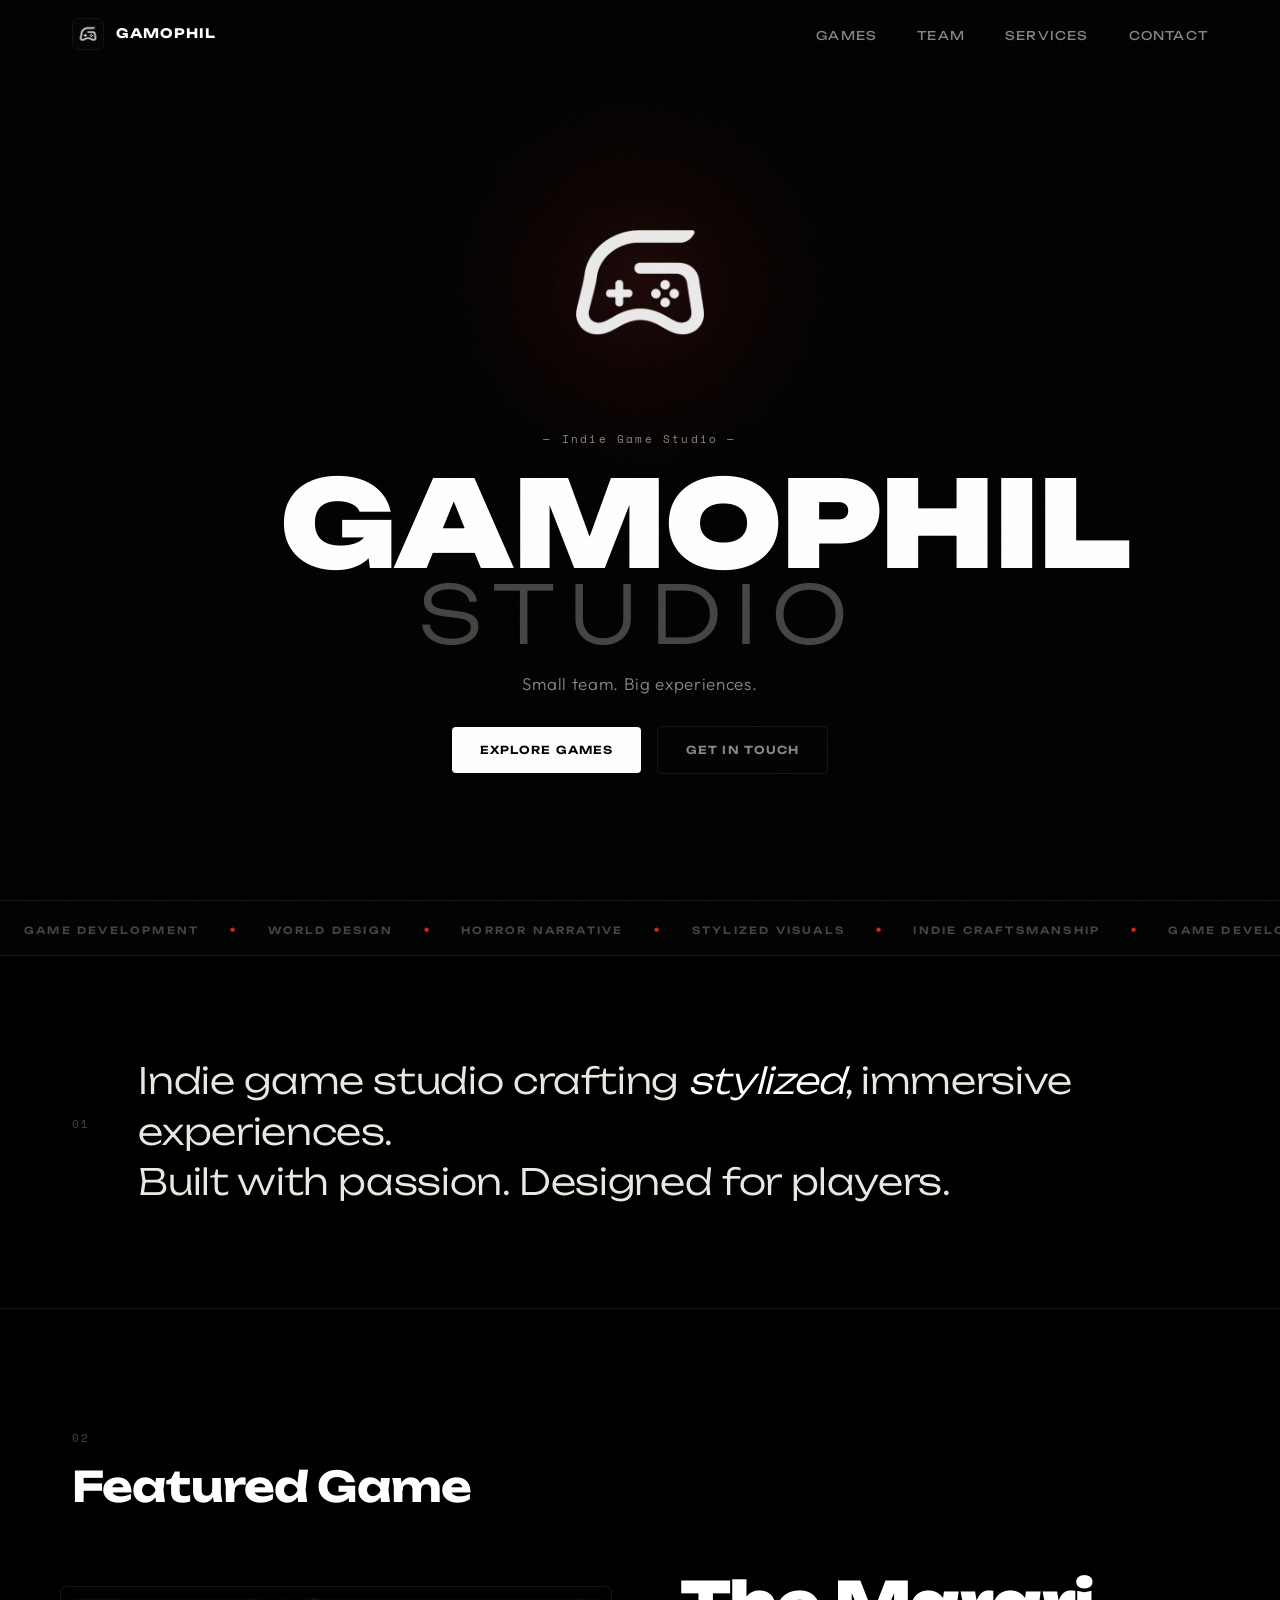
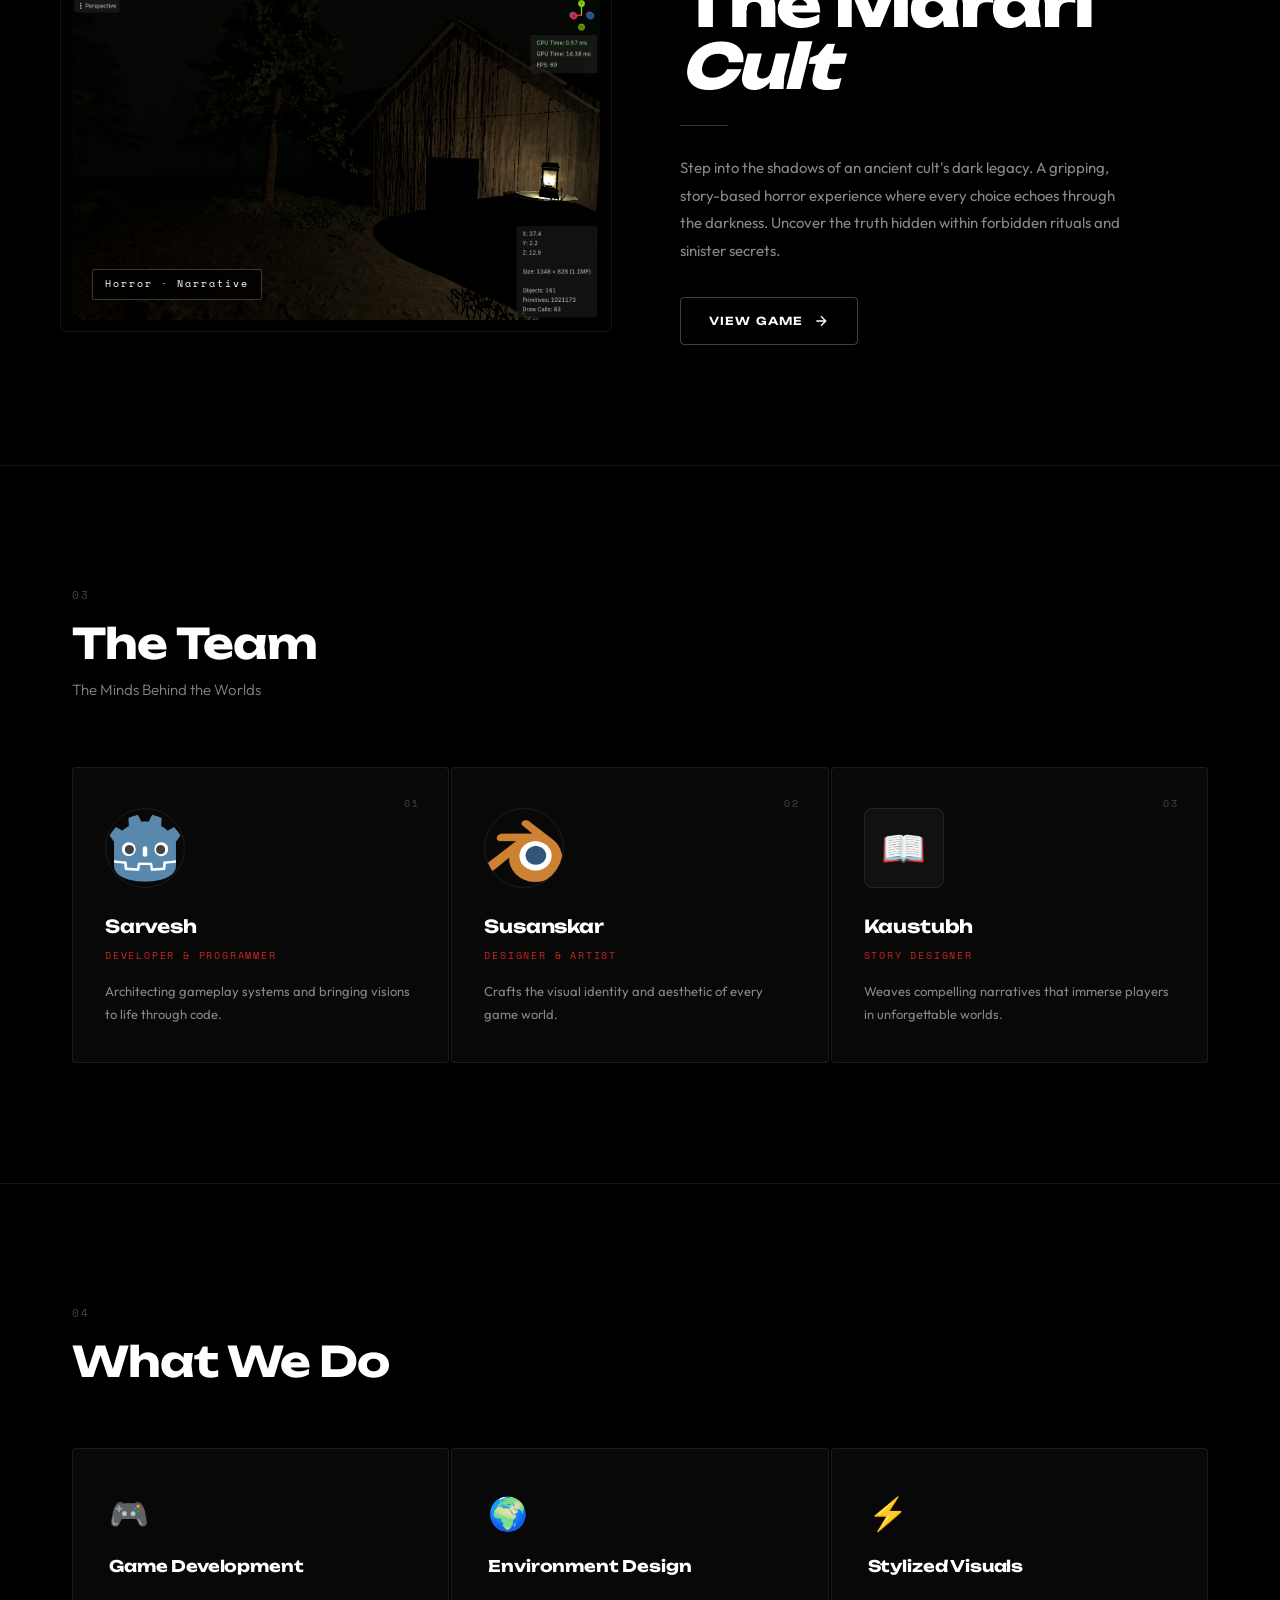
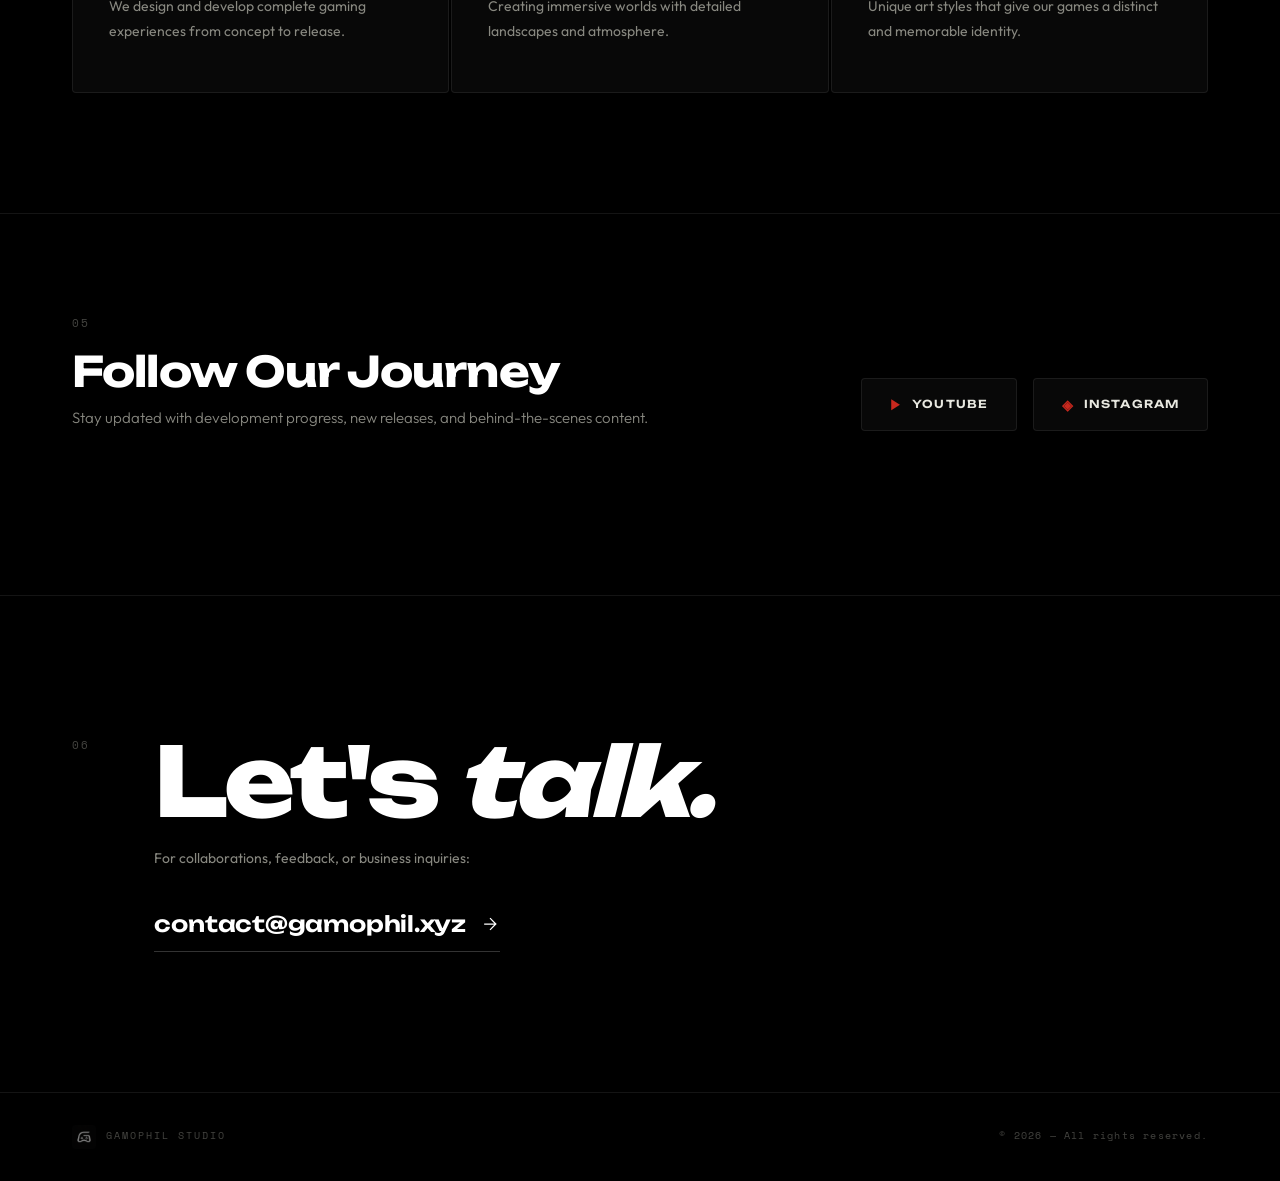
<file: index.html>
<!-- force deploy -->
<!doctype html>
<html lang="en">
<head>
  <meta charset="utf-8">
  <meta name="viewport" content="width=device-width,initial-scale=1">
  <title>Gamophil Studio – Indie Games Crafted with Passion</title>
  <meta name="description" content="Gamophil Studio is an indie game development studio creating immersive horror and story-driven games. Explore unique worlds and unforgettable experiences.">
  <link rel="icon" href="/favicon.ico">
  <link rel="preconnect" href="https://fonts.googleapis.com">
  <link rel="preconnect" href="https://fonts.gstatic.com" crossorigin>
  <link href="https://fonts.googleapis.com/css2?family=Unbounded:wght@300;400;600;700;900&family=Outfit:wght@300;400;500;600&family=Space+Mono:ital,wght@0,400;0,700;1,400&display=swap" rel="stylesheet">
  <link rel="stylesheet" href="css/style.clean.min.css">
  <link rel="shortcut icon" href="/favicon.ico">
</head>
<body>

  <div class="grain" aria-hidden="true"></div>

  
  <nav class="navbar" id="navbar">
    <div class="container">
      <div class="nav-brand">
        <img src="assets/logo.png" alt="Gamophil" class="nav-logo">
        <span class="nav-title">GAMOPHIL</span>
      </div>
      <button class="nav-toggle" id="navToggle" aria-label="Toggle navigation" aria-expanded="false">
        <span></span><span></span><span></span>
      </button>
      <ul class="nav-menu" id="nav-menu">
        <li><a href="#games" data-text="Games">Games</a></li>
        <li><a href="#team" data-text="Team">Team</a></li>
        <li><a href="#services" data-text="Services">Services</a></li>
        <li><a href="#contact" data-text="Contact">Contact</a></li>
      </ul>
    </div>
  </nav>

  <main>

    <!-- HERO SECTION -->
<section id="hero" class="hero">
  <div class="hero-bg-lines" aria-hidden="true">
    <span></span><span></span><span></span><span></span><span></span>
  </div>

  <div class="container hero-container">

    
    <div class="hero-logo-wrap">
      <div class="hero-glow"></div>
      <img src="assets/logo_without_bg.png" alt="Gamophil logo" class="hero-logo-img">
    </div>

    <!-- TEXT -->
    <div class="hero-content reveal">
      <span class="hero-eyebrow">
        <span class="mono">—</span> Indie Game Studio <span class="mono">—</span>
      </span>

      <h1 class="hero-title">
        <span class="line">GAMOPHIL</span>
        <span class="line sub">STUDIO</span>
      </h1>

      <p class="hero-tagline">Small team. Big experiences.</p>

      <div class="hero-cta">
        <a href="#games" class="btn btn-primary">Explore Games</a>
        <a href="#contact" class="btn btn-ghost">Get in Touch</a>
      </div>
    </div>

  </div>
</section>

    <!-- MARQUEE STRIP -->
    <div class="marquee-strip" aria-hidden="true">
      <div class="marquee-track">
        <span>GAME DEVELOPMENT</span>
        <span class="dot">&#9679;</span>
        <span>WORLD DESIGN</span>
        <span class="dot">&#9679;</span>
        <span>HORROR NARRATIVE</span>
        <span class="dot">&#9679;</span>
        <span>STYLIZED VISUALS</span>
        <span class="dot">&#9679;</span>
        <span>INDIE CRAFTSMANSHIP</span>
        <span class="dot">&#9679;</span>
        <span>GAME DEVELOPMENT</span>
        <span class="dot">&#9679;</span>
        <span>WORLD DESIGN</span>
        <span class="dot">&#9679;</span>
        <span>HORROR NARRATIVE</span>
        <span class="dot">&#9679;</span>
        <span>STYLIZED VISUALS</span>
        <span class="dot">&#9679;</span>
        <span>INDIE CRAFTSMANSHIP</span>
        <span class="dot">&#9679;</span>
      </div>
    </div>

    <!-- IDENTITY SECTION -->
    <section id="identity" class="identity">
      <div class="container">
        <div class="identity-inner reveal">
          <span class="section-index mono">01</span>
          <p class="identity-statement">
            Indie game studio crafting <em>stylized</em>, immersive experiences.<br>
            Built with passion. Designed for players.
          </p>
        </div>
      </div>
    </section>

    <!-- FEATURED GAME SECTION -->
    <section id="games" class="featured-game">
      <div class="container">
        <div class="section-label reveal">
          <span class="section-index mono">02</span>
          <h2 class="section-title">Featured Game</h2>
        </div>
        <div class="game-content reveal">
          <div class="game-image-wrap">
            <div class="game-image-border"></div>
            <img src="assets/TheMarariCult.png" alt="The Marari Cult" class="game-thumb">
            <div class="game-tag mono">Horror · Narrative</div>
          </div>
          <div class="game-text">
            <h3 class="game-title">The Marari<br><em>Cult</em></h3>
            <div class="divider-line"></div>
            <p>Step into the shadows of an ancient cult's dark legacy. A gripping, story-based horror experience where every choice echoes through the darkness. Uncover the truth hidden within forbidden rituals and sinister secrets.</p>
            <a href="#" class="btn btn-outline">
              <span>View Game</span>
              <svg viewBox="0 0 24 24" fill="none" stroke="currentColor" stroke-width="2"><path d="M5 12h14M12 5l7 7-7 7"/></svg>
            </a>
          </div>
        </div>
      </div>
    </section>

    <!-- TEAM SECTION -->
    <section id="team" class="team-section">
      <div class="container">
        <div class="section-label reveal">
          <span class="section-index mono">03</span>
          <h2 class="section-title">The Team</h2>
          <p class="section-sub">The Minds Behind the Worlds</p>
        </div>
        <div class="team-grid">

          <div class="team-card reveal" data-delay="0">
            <div class="team-card-inner">
              <div class="team-img-wrap">
                <img src="assets/team/member1.png" alt="Sarvesh">
              </div>
              <div class="team-info">
                <h3>Sarvesh</h3>
                <span class="role mono">Developer &amp; Programmer</span>
                <p>Architecting gameplay systems and bringing visions to life through code.</p>
              </div>
              <div class="team-number mono">01</div>
            </div>
          </div>

          <div class="team-card reveal" data-delay="100">
            <div class="team-card-inner">
              <div class="team-img-wrap">
                <img src="assets/team/member2.png" alt="Susanskar">
              </div>
              <div class="team-info">
                <h3>Susanskar</h3>
                <span class="role mono">Designer &amp; Artist</span>
                <p>Crafts the visual identity and aesthetic of every game world.</p>
              </div>
              <div class="team-number mono">02</div>
            </div>
          </div>

          <div class="team-card reveal" data-delay="200">
            <div class="team-card-inner">
              <div class="team-img-wrap team-img-icon">
                <span>📖</span>
              </div>
              <div class="team-info">
                <h3>Kaustubh</h3>
                <span class="role mono">Story Designer</span>
                <p>Weaves compelling narratives that immerse players in unforgettable worlds.</p>
              </div>
              <div class="team-number mono">03</div>
            </div>
          </div>

        </div>
      </div>
    </section>

    <!-- SERVICES SECTION -->
    <section id="services" class="services">
      <div class="container">
        <div class="section-label reveal">
          <span class="section-index mono">04</span>
          <h2 class="section-title">What We Do</h2>
        </div>
        <div class="services-grid">
          <div class="service-card reveal" data-delay="0">
            <div class="service-icon">🎮</div>
            <h3>Game Development</h3>
            <p>We design and develop complete gaming experiences from concept to release.</p>
            <div class="service-line"></div>
          </div>
          <div class="service-card reveal" data-delay="100">
            <div class="service-icon">🌍</div>
            <h3>Environment Design</h3>
            <p>Creating immersive worlds with detailed landscapes and atmosphere.</p>
            <div class="service-line"></div>
          </div>
          <div class="service-card reveal" data-delay="200">
            <div class="service-icon">⚡</div>
            <h3>Stylized Visuals</h3>
            <p>Unique art styles that give our games a distinct and memorable identity.</p>
            <div class="service-line"></div>
          </div>
        </div>
      </div>
    </section>

    <!-- SOCIALS SECTION -->
    <section id="socials" class="socials">
      <div class="container">
        <div class="socials-inner reveal">
          <div class="section-label">
            <span class="section-index mono">05</span>
            <h2 class="section-title">Follow Our Journey</h2>
            <p class="section-sub">Stay updated with development progress, new releases, and behind-the-scenes content.</p>
          </div>
          <div class="social-links">
            <a href="https://youtube.com/@Gamophil_Studio" target="_blank" rel="noopener" class="social-btn">
              <span class="social-icon">▶</span>
              <span>YouTube</span>
            </a>
            <a href="https://instagram.com/gamophilstudio" target="_blank" rel="noopener" class="social-btn">
              <span class="social-icon">◈</span>
              <span>Instagram</span>
            </a>
          </div>
        </div>
      </div>
    </section>

    <!-- CONTACT SECTION -->
    <section id="contact" class="contact">
      <div class="container">
        <div class="contact-inner reveal">
          <span class="section-index mono">06</span>
          <div class="contact-content">
            <h2 class="contact-title">Let's <em>talk.</em></h2>
            <p class="contact-sub">For collaborations, feedback, or business inquiries:</p>
            <a href="mailto:contact@gamophil.xyz" class="contact-email">
              contact@gamophil.xyz
              <svg viewBox="0 0 24 24" fill="none" stroke="currentColor" stroke-width="1.5"><path d="M5 12h14M12 5l7 7-7 7"/></svg>
            </a>
          </div>
        </div>
      </div>
    </section>

  </main>

  <!-- FOOTER -->
  <footer class="footer">
    <div class="container">
      <div class="footer-inner">
        <div class="footer-brand">
          <img src="assets/logo.png" alt="Gamophil" class="footer-logo">
          <span class="mono">GAMOPHIL STUDIO</span>
        </div>
        <p class="footer-copy mono">&copy; 2026 — All rights reserved.</p>
      </div>
    </div>
  </footer>

  <script src="js/script.js"></script>
</body>
</html>
</file>
<file: css/style.clean.min.css>
:root{--black:#000000;--white:#ffffff;--off-white:#e8e8e0;--muted:#888880;--dimmed:#444440;--border:rgba(255,255,255,0.08);--border-hover:rgba(255,255,255,0.22);--accent:#c8281e;--card-bg:rgba(255,255,255,0.03);--card-bg-h:rgba(255,255,255,0.055);--font-display:'Unbounded',sans-serif;--font-body:'Outfit',sans-serif;--font-mono:'Space Mono',monospace;--ease-out:cubic-bezier(0.16,1,0.3,1);--ease-in-out:cubic-bezier(0.65,0,0.35,1);}*,*::before,*::after{margin:0;padding:0;box-sizing:border-box;}html{scroll-behavior:smooth;font-size:16px;}body{font-family:var(--font-body);background:var(--black);color:var(--off-white);line-height:1.65;overflow-x:hidden;}.container{max-width:1200px;margin:0 auto;padding:0 32px;}.mono{font-family:var(--font-mono);}em{font-style:italic;color:var(--white);}.grain{position:fixed;inset:0;z-index:9999;pointer-events:none;opacity:0.032;background-image:url("data:image/svg+xml,%3Csvg viewBox='0 0 256 256' xmlns='http://www.w3.org/2000/svg'%3E%3Cfilter id='noise'%3E%3CfeTurbulence type='fractalNoise' baseFrequency='0.9' numOctaves='4' stitchTiles='stitch'/%3E%3C/filter%3E%3Crect width='100%25' height='100%25' filter='url(%23noise)'/%3E%3C/svg%3E");background-size:128px 128px;animation:grain-shift 0.5s steps(1) infinite;}@keyframes grain-shift{0%{transform:translate(0,0);}10%{transform:translate(-2%,-3%);}20%{transform:translate(3%,1%);}30%{transform:translate(-1%,4%);}40%{transform:translate(4%,-2%);}50%{transform:translate(-3%,2%);}60%{transform:translate(2%,-4%);}70%{transform:translate(-4%,3%);}80%{transform:translate(1%,-1%);}90%{transform:translate(-2%,4%);}100%{transform:translate(2%,-3%);}}.reveal{opacity:0;transform:translateY(36px);transition:opacity 0.8s var(--ease-out),transform 0.8s var(--ease-out);}.reveal.visible{opacity:1;transform:translateY(0);}[data-delay="100"].reveal{transition-delay:0.1s;}[data-delay="200"].reveal{transition-delay:0.2s;}[data-delay="300"].reveal{transition-delay:0.3s;}.navbar{position:fixed;top:0;left:0;right:0;z-index:200;padding:0;transition:background 0.4s var(--ease-out),border-color 0.4s;border-bottom:1px solid transparent;}.navbar{z-index:9999;}.nav-toggle{z-index:10001;}.nav-menu{z-index:10000;}.navbar{z-index:99999 !important;}.nav-toggle{z-index:100000 !important;position:relative;}.nav-menu{z-index:99998 !important;}.grain,.hero-bg-lines,.hero-glow{pointer-events:none !important;}.navbar.scrolled{background:rgba(0,0,0,0.95);border-bottom:1px solid rgba(255,255,255,0.08);}.navbar .container{display:flex;align-items:center;justify-content:space-between;height:68px;}.nav-brand{display:flex;align-items:center;gap:12px;text-decoration:none;color:var(--white);font-family:var(--font-display);font-size:13px;font-weight:700;letter-spacing:0.08em;}.nav-logo{width:32px;height:32px;object-fit:contain;border-radius:6px;border:1px solid var(--border);opacity:0.9;}.nav-menu{display:flex;list-style:none;gap:40px;align-items:center;}.nav-menu a{color:var(--muted);text-decoration:none;font-size:12px;font-family:var(--font-display);font-weight:400;letter-spacing:0.1em;text-transform:uppercase;position:relative;transition:color 0.3s;}.nav-menu a::after{content:'';position:absolute;bottom:-3px;left:0;width:0;height:1px;background:var(--white);transition:width 0.35s var(--ease-out);}.nav-menu a:hover,.nav-menu a.active{color:var(--white);}.nav-menu a:hover::after,.nav-menu a.active::after{width:100%;}.nav-toggle{display:none;flex-direction:column;gap:5px;background:transparent;border:none;cursor:pointer;padding:6px;}.nav-toggle span{display:block;width:24px;height:1px;background:var(--white);transition:transform 0.3s var(--ease-out),opacity 0.3s;}.nav-toggle[aria-expanded="true"] span:nth-child(1){transform:translateY(6px) rotate(45deg);}.nav-toggle[aria-expanded="true"] span:nth-child(2){opacity:0;}.nav-toggle[aria-expanded="true"] span:nth-child(3){transform:translateY(-6px) rotate(-45deg);}.btn{display:inline-flex;align-items:center;gap:10px;padding:14px 28px;border-radius:4px;text-decoration:none;font-family:var(--font-display);font-weight:600;font-size:11px;letter-spacing:0.1em;text-transform:uppercase;transition:all 0.35s var(--ease-out);cursor:pointer;border:none;position:relative;overflow:hidden;}.btn svg{width:16px;height:16px;transition:transform 0.3s var(--ease-out);flex-shrink:0;}.btn:hover svg{transform:translateX(4px);}.btn-primary{background:var(--white);color:var(--black);}.btn-primary::before{content:'';position:absolute;inset:0;background:var(--accent);transform:scaleX(0);transform-origin:left;transition:transform 0.4s var(--ease-out);z-index:0;}.btn-primary span,.btn-primary svg{position:relative;z-index:1;}.btn-primary:hover{color:var(--white);}.btn-primary:hover::before{transform:scaleX(1);}.btn-ghost{background:transparent;color:var(--muted);border:1px solid var(--border);}.btn-ghost:hover{color:var(--white);border-color:var(--border-hover);background:var(--card-bg);}.btn-outline{background:transparent;color:var(--white);border:1px solid rgba(255,255,255,0.25);}.btn-outline:hover{background:var(--white);color:var(--black);border-color:var(--white);}.section-label{margin-bottom:64px;}.section-index{font-size:11px;color:var(--dimmed);letter-spacing:0.2em;display:block;margin-bottom:16px;}.section-title{font-family:var(--font-display);font-size:clamp(28px,4vw,42px);font-weight:700;letter-spacing:-0.02em;line-height:1.1;color:var(--white);}.section-sub{margin-top:12px;font-size:15px;color:var(--muted);font-weight:300;}.divider-line{width:48px;height:1px;background:rgba(255,255,255,0.2);margin:28px 0;}.hero{min-height:100vh;display:flex;align-items:center;justify-content:center;padding:120px 0 80px;position:relative;overflow:hidden;}.hero-container{display:flex;flex-direction:column;align-items:center;text-align:center;z-index:2;}.hero-logo-wrap{position:relative;margin-bottom:30px;transform:none !important;z-index:1;display:flex;align-items:center;justify-content:center;}.hero-glow{position:absolute;width:420px;height:420px;border-radius:50%;background:radial-gradient(circle,rgba(200,40,30,0.12) 0%,rgba(200,40,30,0.04) 45%,transparent 70%);animation:glow-pulse 4s ease-in-out infinite;pointer-events:none;}@keyframes glow-pulse{0%,100%{transform:scale(1);opacity:0.8;}50%{transform:scale(1.06);opacity:1;}}.hero-logo-img{width:clamp(120px,28vw,260px);max-width:90%;opacity:0.92;display:block;filter:drop-shadow(0 0 40px rgba(255,255,255,0.06));}.hero-content{z-index:2;max-width:720px;}.hero-eyebrow{display:block;font-family:var(--font-mono);font-size:11px;color:var(--muted);letter-spacing:0.2em;margin-bottom:20px;}.hero-title{font-family:var(--font-display);font-weight:900;line-height:0.92;letter-spacing:-0.04em;margin-bottom:18px;color:var(--white);}.hero-title .line{display:block;font-size:clamp(64px,10vw,120px);}.hero-title .line.sub{font-size:clamp(42px,6.5vw,80px);color:var(--dimmed);font-weight:300;letter-spacing:0.18em;}.hero-tagline{font-size:17px;color:var(--muted);font-weight:300;margin-bottom:28px;letter-spacing:0.04em;}.hero-cta{display:flex;gap:16px;align-items:center;justify-content:center;flex-wrap:wrap;}.hero-scroll-hint{position:absolute;bottom:40px;right:40px;display:flex;flex-direction:column;align-items:center;gap:10px;z-index:2;}.hero-scroll-hint .mono{font-size:9px;color:var(--dimmed);letter-spacing:0.3em;writing-mode:vertical-lr;}.scroll-line{width:1px;height:60px;background:linear-gradient(to bottom,var(--dimmed),transparent);animation:scroll-drop 1.8s ease-in-out infinite;}@keyframes scroll-drop{0%{transform:scaleY(0);transform-origin:top;}50%{transform:scaleY(1);transform-origin:top;}51%{transform:scaleY(1);transform-origin:bottom;}100%{transform:scaleY(0);transform-origin:bottom;}}.marquee-strip{border-top:1px solid var(--border);border-bottom:1px solid var(--border);overflow:hidden;padding:14px 0;background:rgba(255,255,255,0.01);white-space:nowrap;}.marquee-track{display:inline-block;animation:marquee-scroll 28s linear infinite;}.marquee-track span{display:inline-block;font-family:var(--font-display);font-size:10px;font-weight:600;letter-spacing:0.22em;color:var(--dimmed);text-transform:uppercase;padding:0 24px;}.marquee-track .dot{color:var(--accent);font-size:6px;vertical-align:middle;padding:0 4px;}@keyframes marquee-scroll{from{transform:translateX(0);}to{transform:translateX(-50%);}}.identity{padding:100px 0;border-bottom:1px solid var(--border);}.identity-inner{display:grid;grid-template-columns:auto 1fr;gap:48px;align-items:center;}.identity-statement{font-family:var(--font-display);font-size:clamp(22px,3.5vw,36px);font-weight:300;line-height:1.4;letter-spacing:-0.01em;color:var(--off-white);}.featured-game{padding:120px 0;border-bottom:1px solid var(--border);}.game-content{display:grid;grid-template-columns:1fr 1fr;gap:80px;align-items:center;margin-top:0;}.game-image-wrap{position:relative;}.game-image-border{position:absolute;inset:-12px;border:1px solid var(--border);border-radius:6px;pointer-events:none;z-index:0;}.game-thumb{width:100%;border-radius:4px;display:block;position:relative;z-index:1;transition:transform 0.6s var(--ease-out);filter:grayscale(0.1) contrast(1.05);}.game-image-wrap:hover .game-thumb{transform:scale(1.015);}.game-tag{position:absolute;bottom:20px;left:20px;z-index:2;font-size:10px;letter-spacing:0.2em;color:var(--white);background:rgba(0,0,0,0.7);backdrop-filter:blur(8px);padding:6px 12px;border-radius:2px;border:1px solid var(--border-hover);}.game-title{font-family:var(--font-display);font-size:clamp(38px,5vw,62px);font-weight:800;line-height:1.0;letter-spacing:-0.03em;color:var(--white);margin-bottom:8px;}.game-text p{font-size:15px;color:var(--muted);line-height:1.85;margin-bottom:32px;max-width:440px;}.team-section{padding:120px 0;border-bottom:1px solid var(--border);}.team-grid{display:grid;grid-template-columns:repeat(3,1fr);gap:2px;}.team-card-inner{position:relative;padding:40px 32px 36px;border:1px solid var(--border);border-radius:4px;background:var(--card-bg);transition:background 0.4s,border-color 0.4s,transform 0.4s var(--ease-out);height:100%;overflow:hidden;}.team-card-inner::before{content:'';position:absolute;bottom:0;left:0;right:0;height:2px;background:linear-gradient(90deg,transparent,var(--accent),transparent);transform:scaleX(0);transition:transform 0.5s var(--ease-out);}.team-card:hover .team-card-inner{background:var(--card-bg-h);border-color:var(--border-hover);transform:translateY(-6px);}.team-card:hover .team-card-inner::before{transform:scaleX(1);}.team-img-wrap{width:80px;height:80px;border-radius:50%;overflow:hidden;margin-bottom:24px;border:1px solid var(--border);}.team-img-wrap img{width:100%;height:100%;object-fit:cover;filter:grayscale(0.3);transition:filter 0.4s;}.team-card:hover .team-img-wrap img{filter:grayscale(0);}.team-img-icon{border-radius:8px;background:rgba(255,255,255,0.04);display:flex;align-items:center;justify-content:center;font-size:36px;}.team-card h3{font-family:var(--font-display);font-size:18px;font-weight:700;letter-spacing:-0.01em;margin-bottom:6px;color:var(--white);}.team-card .role{font-size:10px;color:var(--accent);letter-spacing:0.18em;text-transform:uppercase;display:block;margin-bottom:16px;}.team-card p{font-size:13px;color:var(--muted);line-height:1.75;}.team-number{position:absolute;top:28px;right:28px;font-size:10px;color:var(--dimmed);letter-spacing:0.2em;}.services{padding:120px 0;border-bottom:1px solid var(--border);}.services-grid{display:grid;grid-template-columns:repeat(3,1fr);gap:2px;}.service-card{position:relative;padding:48px 36px;border:1px solid var(--border);border-radius:4px;background:var(--card-bg);transition:background 0.4s,border-color 0.4s,transform 0.4s var(--ease-out);overflow:hidden;}.service-card:hover{background:var(--card-bg-h);border-color:var(--border-hover);transform:translateY(-6px);}.service-icon{font-size:32px;margin-bottom:24px;display:block;line-height:1;}.service-card h3{font-family:var(--font-display);font-size:16px;font-weight:700;letter-spacing:-0.01em;margin-bottom:14px;color:var(--white);}.service-card p{font-size:14px;color:var(--muted);line-height:1.8;}.service-line{position:absolute;left:0;bottom:0;width:0;height:1px;background:var(--white);transition:width 0.5s var(--ease-out);}.service-card:hover .service-line{width:100%;}.socials{padding:100px 0;border-bottom:1px solid var(--border);}.socials-inner{display:flex;justify-content:space-between;align-items:center;gap:40px;flex-wrap:wrap;}.social-links{display:flex;gap:16px;flex-shrink:0;}.social-btn{display:inline-flex;align-items:center;gap:10px;padding:14px 28px;border:1px solid var(--border);border-radius:4px;color:var(--off-white);text-decoration:none;font-family:var(--font-display);font-size:11px;font-weight:600;letter-spacing:0.1em;text-transform:uppercase;transition:all 0.35s var(--ease-out);background:var(--card-bg);}.social-btn .social-icon{font-size:14px;color:var(--accent);}.social-btn:hover{background:var(--white);color:var(--black);border-color:var(--white);}.social-btn:hover .social-icon{color:var(--black);}.contact{padding:140px 0;overflow:hidden;}.contact-inner{display:grid;grid-template-columns:auto 1fr;gap:64px;align-items:start;}.contact-title{font-family:var(--font-display);font-size:clamp(52px,8vw,96px);font-weight:800;letter-spacing:-0.04em;line-height:0.95;margin-bottom:20px;color:var(--white);}.contact-sub{font-size:14px;color:var(--muted);margin-bottom:36px;}.contact-email{display:inline-flex;align-items:center;gap:14px;font-family:var(--font-display);font-size:clamp(16px,2vw,22px);font-weight:600;color:var(--white);text-decoration:none;border-bottom:1px solid rgba(255,255,255,0.2);padding-bottom:8px;transition:all 0.35s var(--ease-out);letter-spacing:-0.01em;}.contact-email svg{width:20px;height:20px;transition:transform 0.35s var(--ease-out);flex-shrink:0;}.contact-email:hover{border-bottom-color:var(--white);color:var(--accent);}.contact-email:hover svg{transform:translateX(6px);}.footer{border-top:1px solid var(--border);padding:32px 0;}.footer-inner{display:flex;justify-content:space-between;align-items:center;}.footer-brand{display:flex;align-items:center;gap:10px;}.footer-logo{width:24px;height:24px;object-fit:contain;opacity:0.5;border-radius:4px;}.footer-brand .mono{font-size:10px;color:var(--dimmed);letter-spacing:0.2em;}.footer-copy{font-size:10px;color:var(--dimmed);letter-spacing:0.12em;}@media (max-width:1024px){.team-grid,.services-grid{grid-template-columns:1fr 1fr;}.game-content{gap:48px;}}@media (max-width:768px){body{cursor:auto;}.container{padding:0 20px;}.nav-toggle{display:flex;cursor:pointer;position:relative;z-index:11001;pointer-events:auto;}.navbar .container{height:60px;}.nav-menu{display:none;position:fixed;top:60px;left:0;right:0;bottom:0;background:rgba(0,0,0,0.98);backdrop-filter:blur(18px);-webkit-backdrop-filter:blur(18px);flex-direction:column;align-items:center;justify-content:center;gap:48px;z-index:10999;padding:0;max-height:calc(100svh - 60px);overflow-y:auto;touch-action:manipulation;-webkit-overflow-scrolling:touch;}.nav-menu.open{display:flex;}.nav-menu a{font-size:18px;font-family:var(--font-display);font-weight:600;}.hero{padding:100px 0 60px;align-items:center;}.hero-container{text-align:center;}.hero-logo-wrap{margin-bottom:20px;}.hero-logo-img{width:50vw;max-width:200px;}.hero-title .line{font-size:clamp(36px,8vw,56px);}.hero-title .line.sub{font-size:clamp(24px,5vw,40px);}.identity-inner{grid-template-columns:1fr;gap:16px;}.game-content{grid-template-columns:1fr;gap:48px;}.team-grid,.services-grid{grid-template-columns:1fr;gap:16px;}.socials-inner{flex-direction:column;align-items:flex-start;}.social-links{flex-direction:column;width:100%;}.social-btn{justify-content:center;}.contact-inner{grid-template-columns:1fr;gap:24px;}.btn{cursor:pointer;}.footer-inner{flex-direction:column;gap:16px;text-align:center;}}@media (max-width:480px){.hero-cta{flex-direction:column;align-items:flex-start;}.btn{width:100%;justify-content:center;}}
</file>
